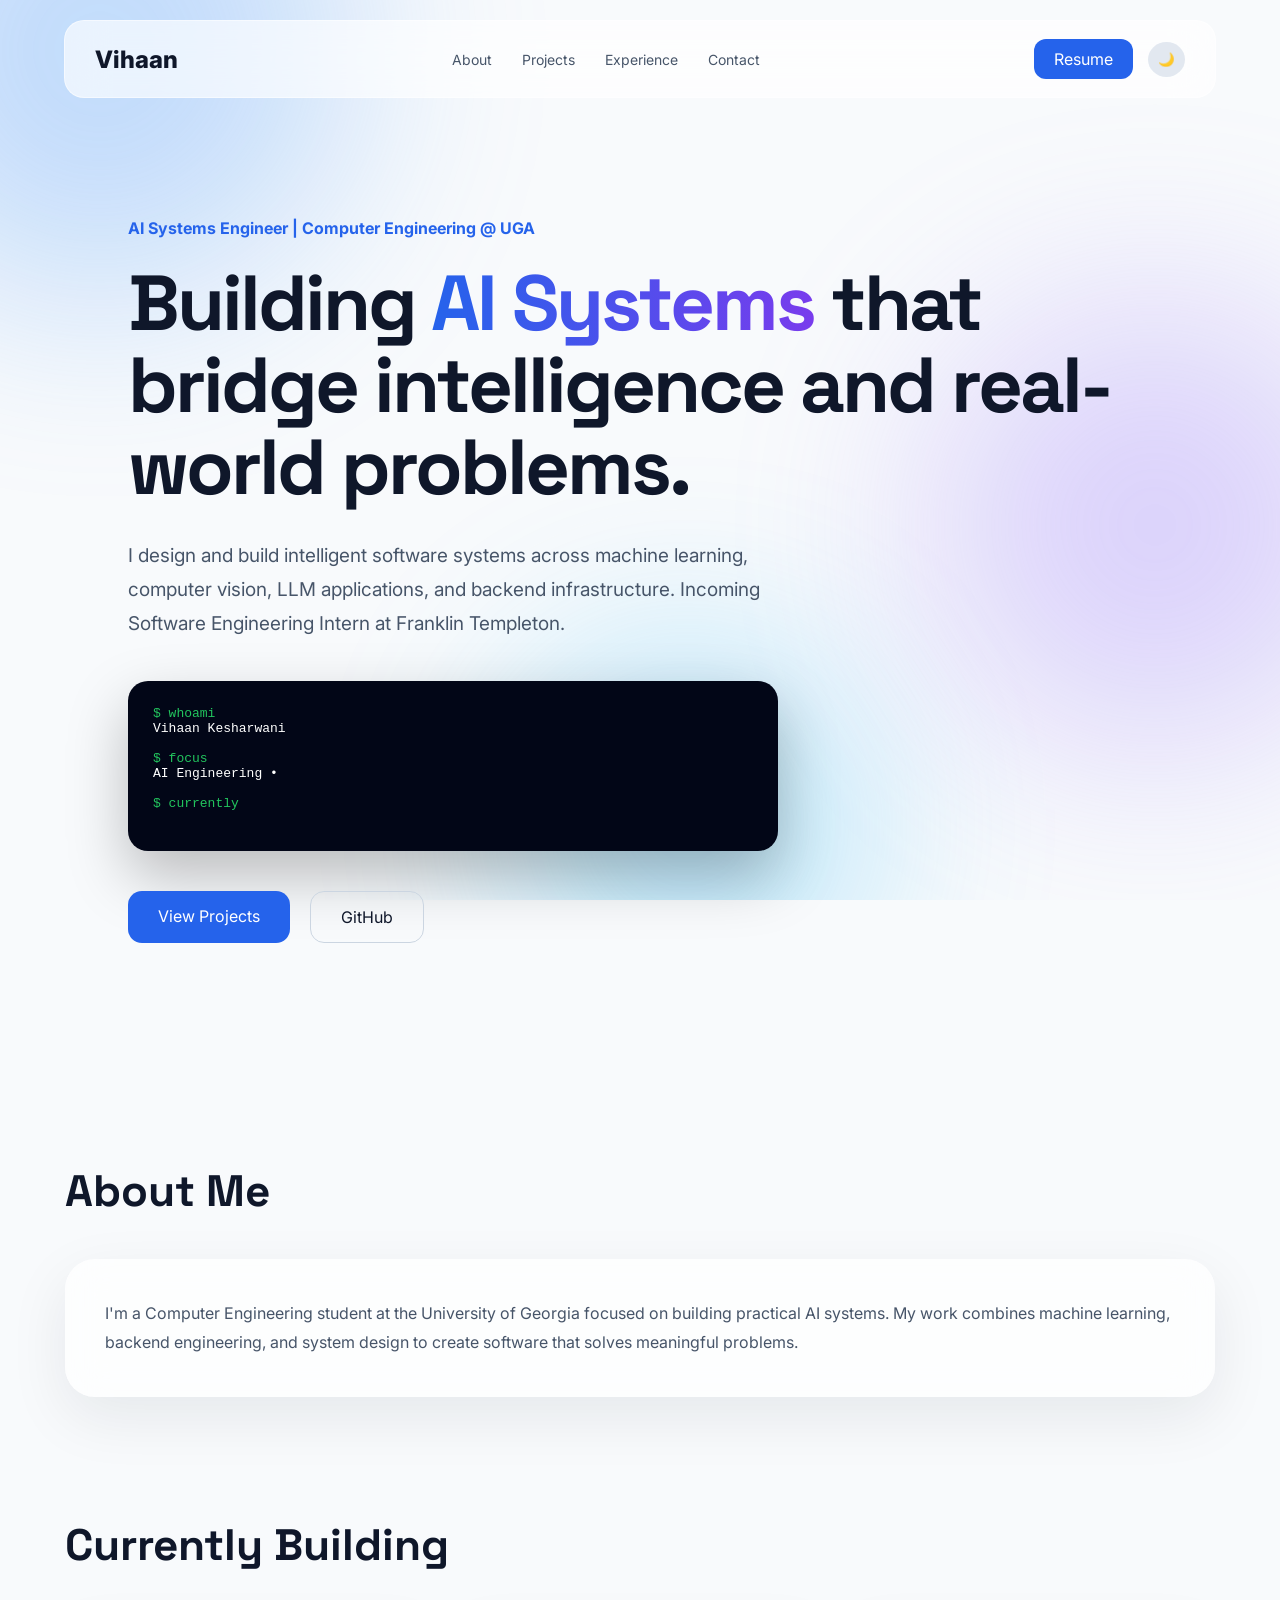
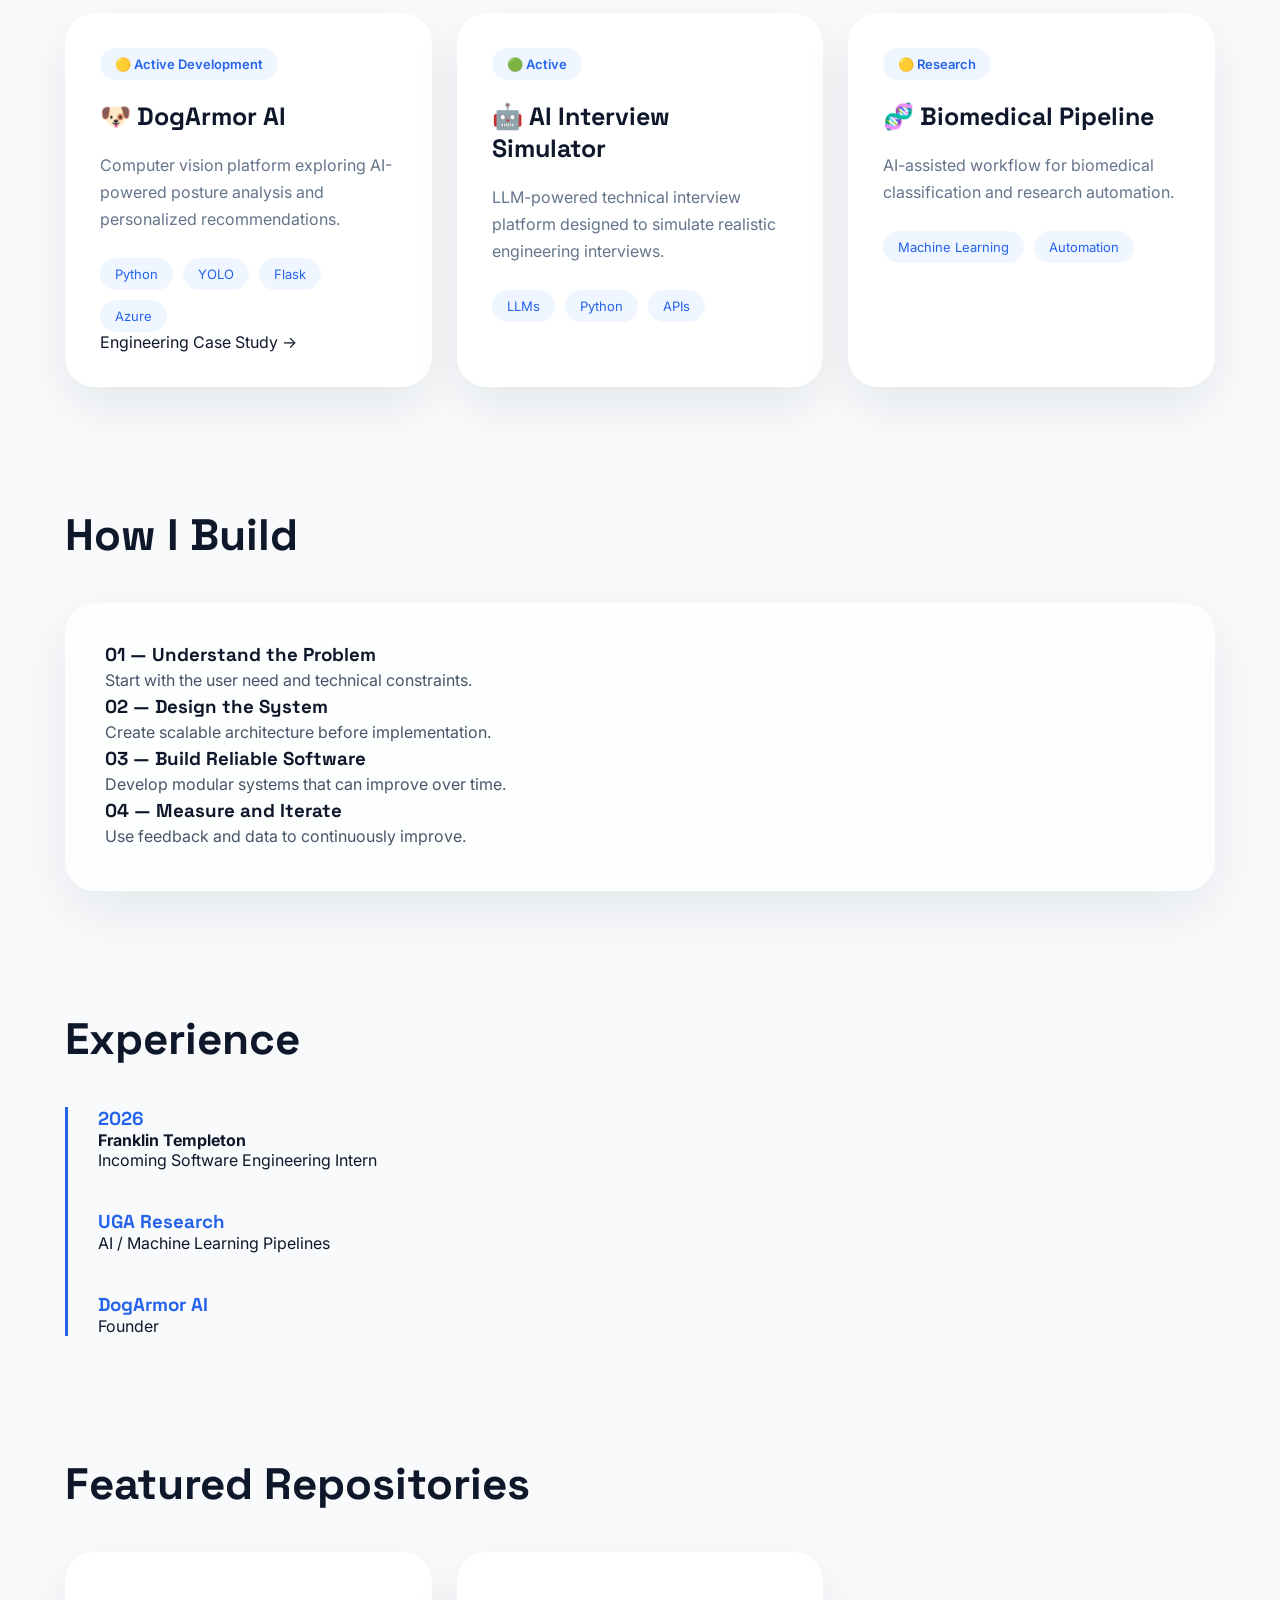
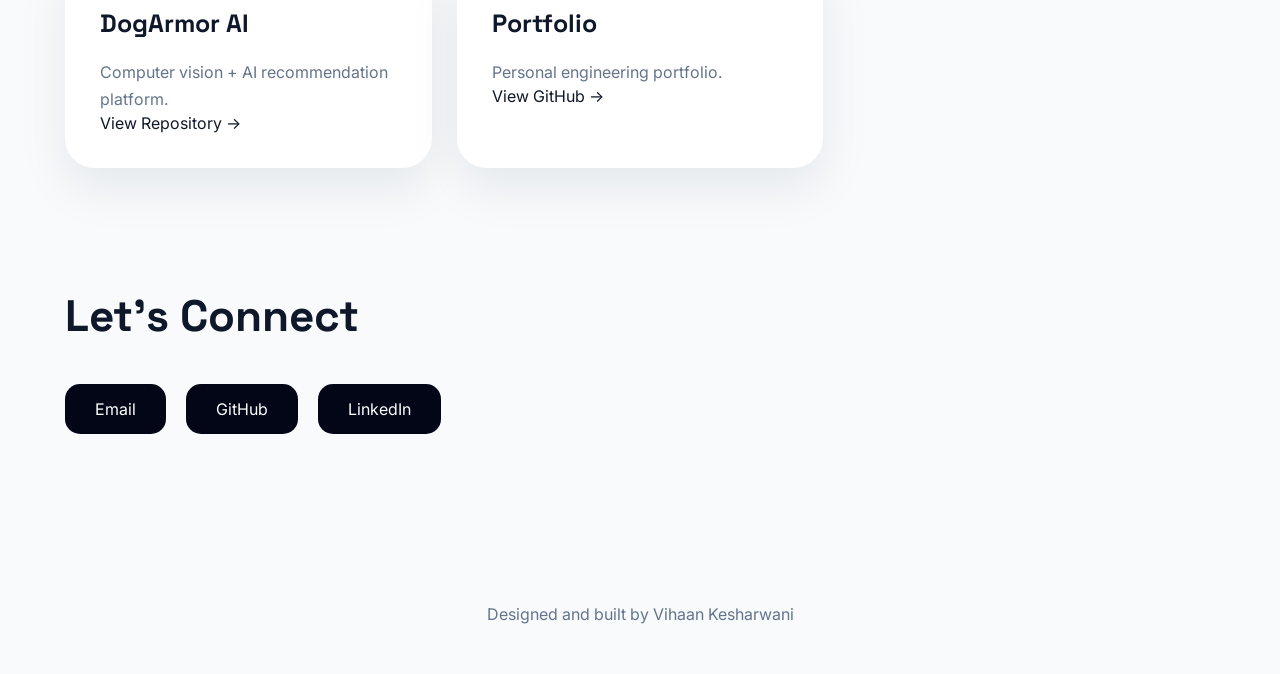
<file: portfolio/index.html>
<!DOCTYPE html>
<html lang="en">

<head>

<meta charset="UTF-8">
<meta name="viewport" content="width=device-width, initial-scale=1.0">

<title>Vihaan Kesharwani | AI Systems Engineer</title>

<meta name="description" content="Vihaan Kesharwani builds AI systems, computer vision applications, and scalable software engineering projects.">

<meta property="og:title" content="Vihaan Kesharwani | AI Systems Engineer">
<meta property="og:description" content="Building AI applications, computer vision systems, and scalable backend software.">
<meta property="og:type" content="website">

<link rel="icon" href="assets/favicon.png">


<link rel="preconnect" href="https://fonts.googleapis.com">

<link rel="preconnect" href="https://fonts.gstatic.com" crossorigin>


<link href="https://fonts.googleapis.com/css2?family=Inter:wght@300;400;500;600;700;800&family=Space+Grotesk:wght@500;700&display=swap" rel="stylesheet">


<link rel="stylesheet" href="style.css">


</head>


<body>


<div class="background">

<div class="blob blob1"></div>

<div class="blob blob2"></div>

<div class="blob blob3"></div>

</div>




<header>

<nav class="navbar">

<div class="logo">

Vihaan

</div>


<ul class="nav-links">

<li>
<a href="#about">
About
</a>
</li>


<li>
<a href="#projects">
Projects
</a>
</li>


<li>
<a href="#experience">
Experience
</a>
</li>


<li>
<a href="#contact">
Contact
</a>
</li>


</ul>



<div class="nav-buttons">


<a class="resume-btn"
href="VihaanKesharwani_2026.03.pdf">

Resume

</a>


<button id="theme-toggle">

🌙

</button>


</div>


</nav>


</header>






<section class="hero">


<div class="hero-content">


<p class="hero-small">

AI Systems Engineer | Computer Engineering @ UGA

</p>



<h1>

Building

<span class="gradient">

AI Systems

</span>

that bridge intelligence
and real-world problems.

</h1>



<p class="hero-description">

I design and build intelligent software systems
across machine learning, computer vision,
LLM applications, and backend infrastructure.

Incoming Software Engineering Intern
at Franklin Templeton.

</p>





<div class="terminal">


<p>
$ whoami
</p>

<p class="terminal-output">

Vihaan Kesharwani

</p>


<p>
$ focus
</p>

<p class="terminal-output">

AI Engineering • Backend Systems • Computer Vision

</p>


<p>
$ currently
</p>

<p class="terminal-output">

Building DogArmor AI + Exploring LLM Applications

</p>


</div>





<div class="hero-buttons">


<a href="#projects"
class="primary-btn">

View Projects

</a>



<a href="https://github.com/vihaank1"
class="secondary-btn">

GitHub

</a>


</div>


</div>


</section>







<section id="about"
class="section">


<h2>

About Me

</h2>



<div class="glass-card">


<p>

I'm a Computer Engineering student at the University
of Georgia focused on building practical AI systems.

My work combines machine learning,
backend engineering, and system design
to create software that solves meaningful problems.

</p>


</div>


</section>







<section id="projects"
class="section">


<h2>

Currently Building

</h2>



<div class="projects-grid">



<div class="project-card">


<div class="status">

🟡 Active Development

</div>


<h3>

🐶 DogArmor AI

</h3>


<p>

Computer vision platform exploring
AI-powered posture analysis and
personalized recommendations.

</p>


<div class="tags">

<span>
Python
</span>

<span>
YOLO
</span>

<span>
Flask
</span>

<span>
Azure
</span>

</div>


<a href="dogarmor.html">

Engineering Case Study →

</a>


</div>






<div class="project-card">


<div class="status">

🟢 Active

</div>


<h3>

🤖 AI Interview Simulator

</h3>


<p>

LLM-powered technical interview platform
designed to simulate realistic engineering interviews.

</p>


<div class="tags">

<span>
LLMs
</span>

<span>
Python
</span>

<span>
APIs
</span>


</div>



</div>







<div class="project-card">


<div class="status">

🟡 Research

</div>


<h3>

🧬 Biomedical Pipeline

</h3>


<p>

AI-assisted workflow for biomedical
classification and research automation.

</p>


<div class="tags">

<span>
Machine Learning
</span>


<span>
Automation
</span>


</div>


</div>


</div>


</section>









<section class="section">


<h2>

How I Build

</h2>


<div class="glass-card">


<h3>

01 — Understand the Problem

</h3>

<p>

Start with the user need and technical constraints.

</p>



<h3>

02 — Design the System

</h3>

<p>

Create scalable architecture before implementation.

</p>




<h3>

03 — Build Reliable Software

</h3>

<p>

Develop modular systems that can improve over time.

</p>



<h3>

04 — Measure and Iterate

</h3>

<p>

Use feedback and data to continuously improve.

</p>



</div>


</section>









<section id="experience"
class="section">


<h2>

Experience

</h2>


<div class="timeline">


<div class="timeline-item">

<h3>

2026

</h3>

<h4>

Franklin Templeton

</h4>


<p>

Incoming Software Engineering Intern

</p>


</div>



<div class="timeline-item">


<h3>

UGA Research

</h3>


<p>

AI / Machine Learning Pipelines

</p>


</div>




<div class="timeline-item">


<h3>

DogArmor AI

</h3>


<p>

Founder

</p>


</div>



</div>


</section>








<section class="section">


<h2>

Featured Repositories

</h2>


<div class="projects-grid">


<div class="project-card">


<h3>

DogArmor AI

</h3>


<p>

Computer vision + AI recommendation platform.

</p>


<a href="https://github.com/DogArmor-Devs/dog-armor">

View Repository →

</a>


</div>




<div class="project-card">


<h3>

Portfolio

</h3>


<p>

Personal engineering portfolio.

</p>


<a href="https://github.com/vihaank1">

View GitHub →

</a>


</div>



</div>


</section>








<section id="contact"
class="section">


<h2>

Let's Connect

</h2>



<div class="contact-buttons">


<a href="mailto:kesharwani.vihaan@gmail.com">

Email

</a>


<a href="https://github.com/vihaank1">

GitHub

</a>


<a href="https://linkedin.com">

LinkedIn

</a>



</div>


</section>






<footer>


<p>

Designed and built by Vihaan Kesharwani

</p>


</footer>




<script src="script.js"></script>


</body>


</html>
</file>
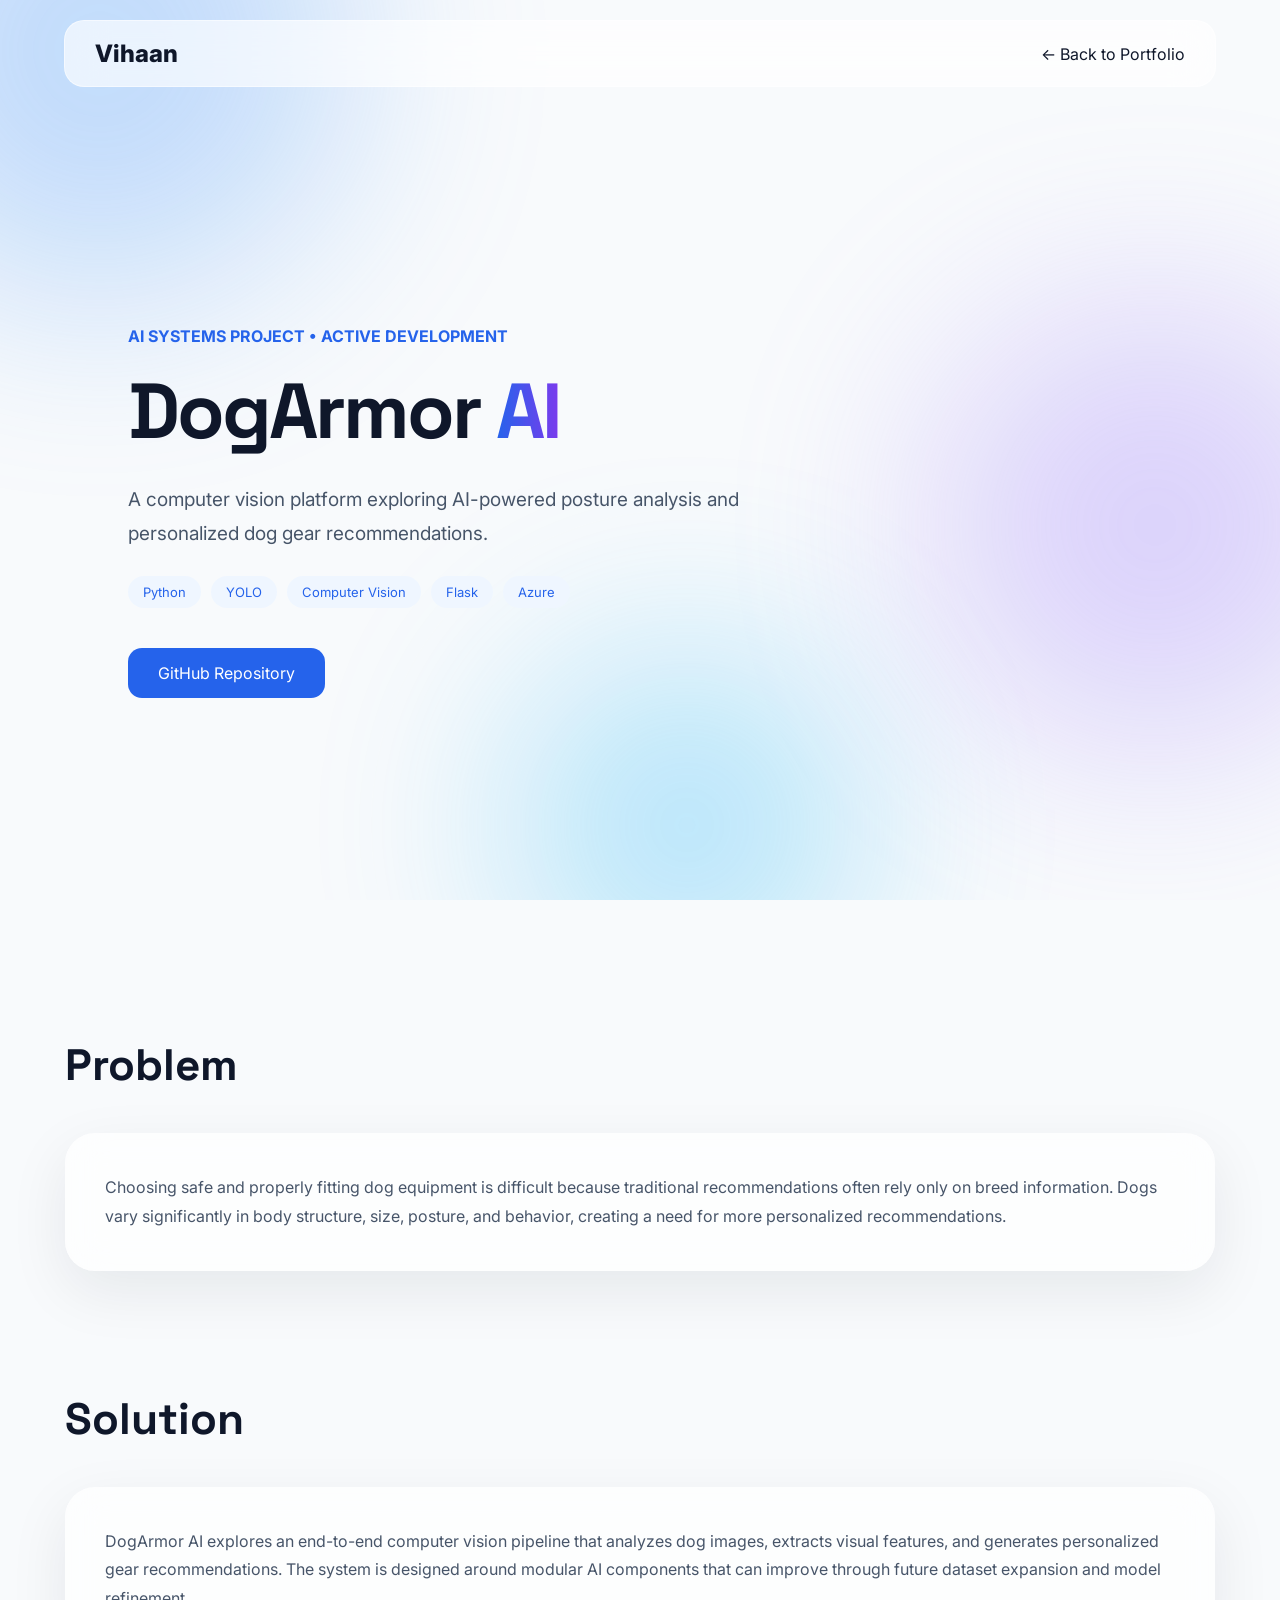
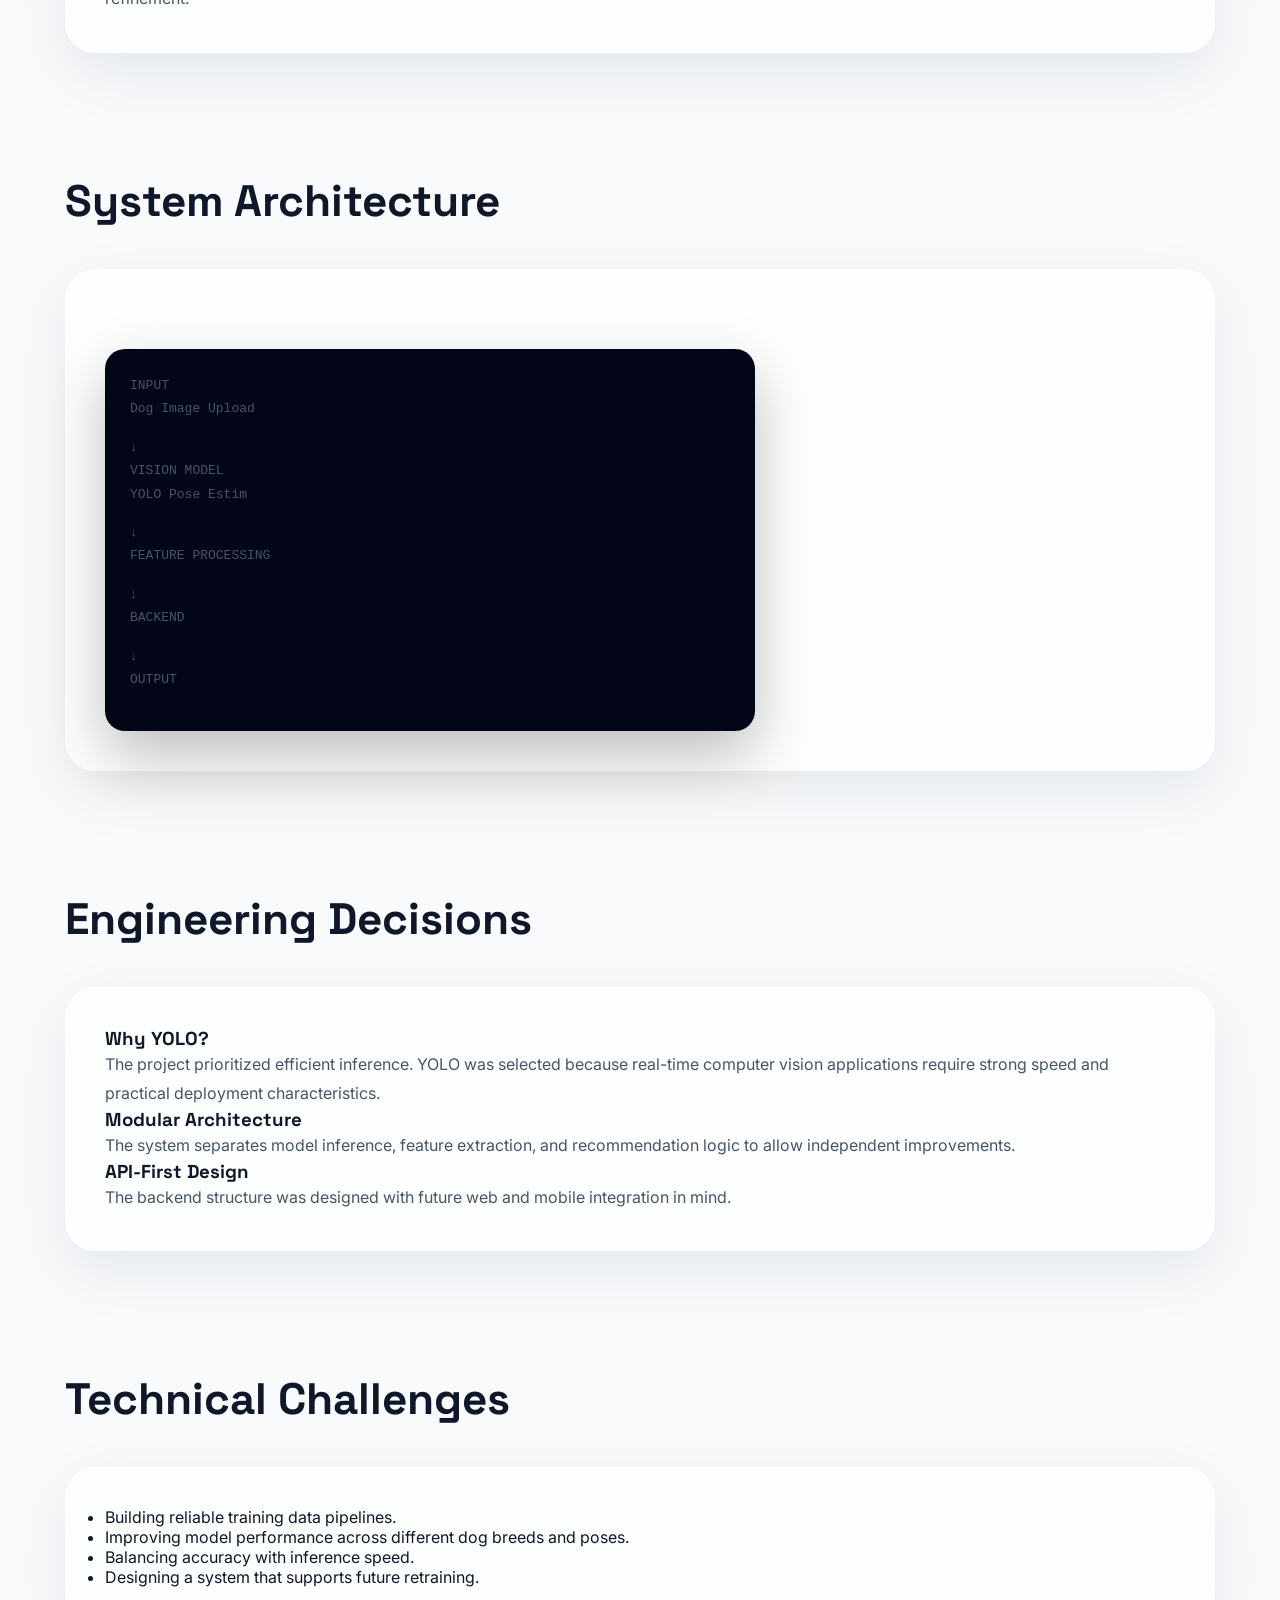
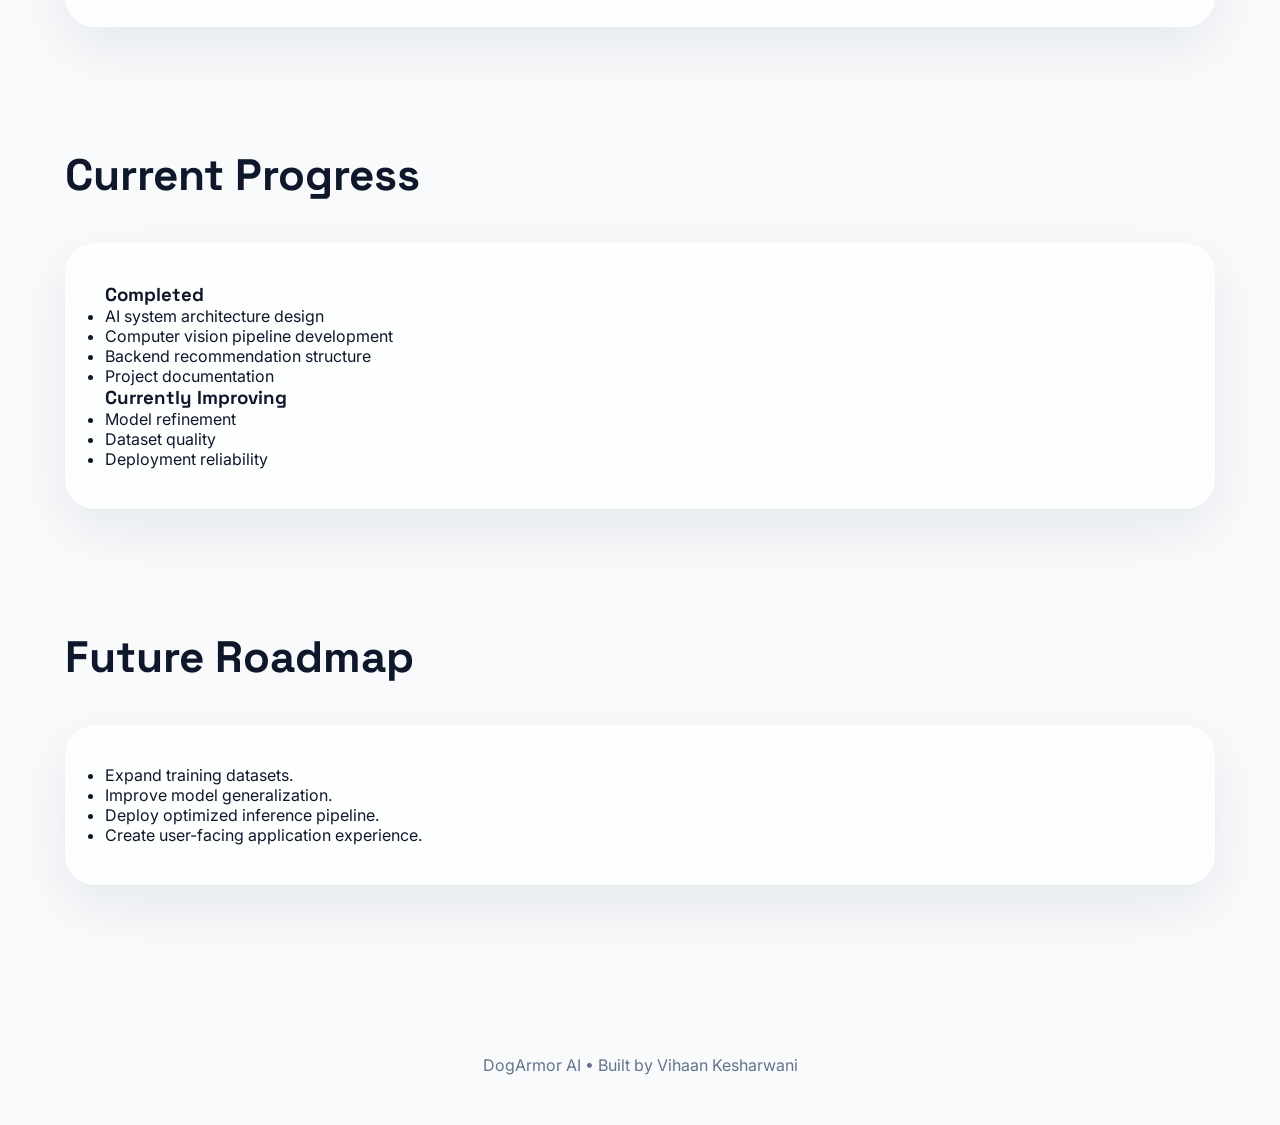
<file: portfolio/dogarmor.html>
<!DOCTYPE html>
<html lang="en">

<head>

<meta charset="UTF-8">

<meta name="viewport" content="width=device-width, initial-scale=1.0">


<title>DogArmor AI | Case Study</title>


<link rel="stylesheet" href="style.css">


<link href="https://fonts.googleapis.com/css2?family=Inter:wght@400;500;700;800&family=Space+Grotesk:wght@600;700&display=swap" rel="stylesheet">


</head>


<body>


<div class="background">

<div class="blob blob1"></div>

<div class="blob blob2"></div>

<div class="blob blob3"></div>

</div>





<header>

<nav class="navbar">


<div class="logo">

Vihaan

</div>


<a href="index.html">

← Back to Portfolio

</a>


</nav>


</header>







<section class="hero">


<div class="hero-content">


<p class="hero-small">

AI SYSTEMS PROJECT • ACTIVE DEVELOPMENT

</p>



<h1>

DogArmor

<span class="gradient">

AI

</span>

</h1>



<p class="hero-description">

A computer vision platform exploring AI-powered
posture analysis and personalized dog gear
recommendations.

</p>




<div class="tags">

<span>
Python
</span>


<span>
YOLO
</span>


<span>
Computer Vision
</span>


<span>
Flask
</span>


<span>
Azure
</span>


</div>



<div class="hero-buttons">


<a class="primary-btn"
href="https://github.com/DogArmor-Devs/dog-armor">

GitHub Repository

</a>


</div>


</div>


</section>








<section class="section">


<h2>

Problem

</h2>


<div class="glass-card">


<p>

Choosing safe and properly fitting dog equipment
is difficult because traditional recommendations
often rely only on breed information.

Dogs vary significantly in body structure,
size, posture, and behavior, creating a need
for more personalized recommendations.

</p>


</div>


</section>









<section class="section">


<h2>

Solution

</h2>


<div class="glass-card">


<p>

DogArmor AI explores an end-to-end computer
vision pipeline that analyzes dog images,
extracts visual features, and generates
personalized gear recommendations.

The system is designed around modular AI
components that can improve through future
dataset expansion and model refinement.

</p>


</div>


</section>









<section class="section">


<h2>

System Architecture

</h2>


<div class="glass-card">


<div class="terminal">


<p>

INPUT

</p>


<p class="terminal-output">

Dog Image Upload

</p>



<p>

↓

</p>


<p>

VISION MODEL

</p>


<p class="terminal-output">

YOLO Pose Estimation

</p>



<p>

↓

</p>


<p>

FEATURE PROCESSING

</p>


<p class="terminal-output">

Body Measurements + Posture Features

</p>



<p>

↓

</p>


<p>

BACKEND

</p>


<p class="terminal-output">

Flask Recommendation API

</p>



<p>

↓

</p>


<p>

OUTPUT

</p>


<p class="terminal-output">

Personalized Gear Suggestions

</p>



</div>


</div>


</section>









<section class="section">


<h2>

Engineering Decisions

</h2>



<div class="glass-card">


<h3>

Why YOLO?

</h3>


<p>

The project prioritized efficient inference.
YOLO was selected because real-time computer
vision applications require strong speed and
practical deployment characteristics.

</p>




<h3>

Modular Architecture

</h3>


<p>

The system separates model inference,
feature extraction, and recommendation logic
to allow independent improvements.

</p>





<h3>

API-First Design

</h3>


<p>

The backend structure was designed with future
web and mobile integration in mind.

</p>



</div>


</section>









<section class="section">


<h2>

Technical Challenges

</h2>



<div class="glass-card">


<ul>


<li>

Building reliable training data pipelines.

</li>


<li>

Improving model performance across different
dog breeds and poses.

</li>


<li>

Balancing accuracy with inference speed.

</li>


<li>

Designing a system that supports future retraining.

</li>



</ul>


</div>


</section>









<section class="section">


<h2>

Current Progress

</h2>


<div class="glass-card">


<h3>

Completed

</h3>


<ul>

<li>
AI system architecture design
</li>


<li>
Computer vision pipeline development
</li>


<li>
Backend recommendation structure
</li>


<li>
Project documentation
</li>

</ul>





<h3>

Currently Improving

</h3>


<ul>

<li>
Model refinement
</li>


<li>
Dataset quality
</li>


<li>
Deployment reliability
</li>

</ul>


</div>


</section>









<section class="section">


<h2>

Future Roadmap

</h2>


<div class="glass-card">


<ul>


<li>

Expand training datasets.

</li>


<li>

Improve model generalization.

</li>


<li>

Deploy optimized inference pipeline.

</li>


<li>

Create user-facing application experience.

</li>



</ul>


</div>


</section>







<footer>


<p>

DogArmor AI • Built by Vihaan Kesharwani

</p>


</footer>



<script src="script.js"></script>


</body>

</html>
</file>
<file: portfolio/style.css>
/* =====================
   HERE
===================== */

* {
    margin:0;
    padding:0;
    box-sizing:border-box;
}

html {
    scroll-behavior:smooth;
}

body {

    font-family:"Inter", sans-serif;

    background:#f8fafc;

    color:#0f172a;

    transition:.3s ease;

    overflow-x:hidden;

}


h1,h2,h3 {

    font-family:"Space Grotesk",sans-serif;

}


a {

    text-decoration:none;

    color:inherit;

}



/* =====================
   BACKGROUND
===================== */


.background {

    position:fixed;

    inset:0;

    z-index:-1;

    overflow:hidden;

}



.blob {

    position:absolute;

    border-radius:50%;

    filter:blur(100px);

    opacity:.35;

    animation:float 12s infinite alternate;

}



.blob1 {

    width:500px;

    height:500px;

    background:#60a5fa;

    top:-200px;

    left:-150px;

}


.blob2 {

    width:450px;

    height:450px;

    background:#a78bfa;

    right:-100px;

    top:300px;

}


.blob3 {

    width:350px;

    height:350px;

    background:#38bdf8;

    bottom:-100px;

    left:40%;

}



@keyframes float {

    from {

        transform:translateY(0);

    }

    to {

        transform:translateY(50px);

    }

}




/* =====================
 NAVBAR
===================== */


.navbar {

    position:sticky;

    top:20px;

    width:90%;

    max-width:1200px;

    margin:20px auto;

    padding:18px 30px;

    display:flex;

    justify-content:space-between;

    align-items:center;

    background:

    rgba(255,255,255,.65);

    backdrop-filter:blur(20px);

    border-radius:20px;

    border:1px solid rgba(255,255,255,.5);

    z-index:100;

}



.logo {

    font-weight:800;

    font-size:24px;

}



.nav-links {

    list-style:none;

    display:flex;

    gap:30px;

}



.nav-links a {

    color:#475569;

    font-size:14px;

}



.nav-links a:hover {

    color:#2563eb;

}



.nav-buttons {

    display:flex;

    gap:15px;

    align-items:center;

}



.resume-btn {

    background:#2563eb;

    color:white;

    padding:10px 20px;

    border-radius:12px;

}



#theme-toggle {

    border:none;

    background:#e2e8f0;

    cursor:pointer;

    padding:10px;

    border-radius:50%;

}





/* =====================
 HERO
===================== */


.hero {

    min-height:90vh;

    display:flex;

    align-items:center;

    padding:100px 10%;

}



.hero-content {

    max-width:1000px;

}



.hero-small {

    color:#2563eb;

    font-weight:700;

    margin-bottom:25px;

}



.hero h1 {

    font-size:78px;

    line-height:1.05;

    letter-spacing:-3px;

}



.gradient {

    background:

    linear-gradient(
    90deg,
    #2563eb,
    #7c3aed
    );

    -webkit-background-clip:text;

    color:transparent;

}



.hero-description {

    margin-top:30px;

    max-width:700px;

    font-size:19px;

    line-height:1.8;

    color:#475569;

}



/* =====================
 TERMINAL
===================== */


.terminal {

    margin-top:40px;

    max-width:650px;

    background:#020617;

    color:#22c55e;

    padding:25px;

    border-radius:20px;

    font-family:monospace;

    box-shadow:

    0 25px 60px rgba(0,0,0,.25);

}



.terminal-output {

    color:white;

    margin-bottom:15px;

}





.hero-buttons {

    display:flex;

    gap:20px;

    margin-top:40px;

}



.primary-btn {

    background:#2563eb;

    color:white;

    padding:15px 30px;

    border-radius:14px;

}



.secondary-btn {

    border:1px solid #cbd5e1;

    padding:15px 30px;

    border-radius:14px;

}



.primary-btn:hover,
.secondary-btn:hover {

    transform:translateY(-5px);

}



/* =====================
 SECTIONS
===================== */


.section {

    width:90%;

    max-width:1150px;

    margin:120px auto;

}



.section h2 {

    font-size:44px;

    margin-bottom:40px;

}




/* =====================
 CARDS
===================== */


.glass-card {

    background:

    rgba(255,255,255,.7);

    backdrop-filter:blur(20px);

    padding:40px;

    border-radius:30px;

    box-shadow:

    0 20px 60px rgba(15,23,42,.08);

}



.glass-card p {

    line-height:1.8;

    color:#475569;

}



.projects-grid {

    display:grid;

    grid-template-columns:repeat(3,1fr);

    gap:25px;

}



.project-card {

    background:white;

    padding:35px;

    border-radius:30px;

    box-shadow:

    0 20px 50px rgba(15,23,42,.08);

    transition:.3s;

}



.project-card:hover {

    transform:translateY(-10px);

}



.project-card h3 {

    font-size:25px;

    margin:20px 0;

}



.project-card p {

    color:#64748b;

    line-height:1.7;

}



.status {

    display:inline-block;

    padding:8px 15px;

    border-radius:999px;

    background:#eff6ff;

    color:#2563eb;

    font-size:13px;

    font-weight:600;

}




.tags {

    display:flex;

    flex-wrap:wrap;

    gap:10px;

    margin-top:25px;

}



.tags span {

    background:#eff6ff;

    color:#2563eb;

    padding:8px 15px;

    border-radius:999px;

    font-size:13px;

}





/* =====================
 TIMELINE
===================== */


.timeline {

    border-left:3px solid #2563eb;

    padding-left:30px;

}



.timeline-item {

    margin-bottom:40px;

}



.timeline-item h3 {

    color:#2563eb;

}





/* =====================
 CONTACT
===================== */


.contact-buttons {

    display:flex;

    gap:20px;

}



.contact-buttons a {

    background:#020617;

    color:white;

    padding:15px 30px;

    border-radius:15px;

}





footer {

    text-align:center;

    padding:50px;

    color:#64748b;

}




/* =====================
 DARK MODE
===================== */


body.dark {

    background:#020617;

    color:white;

}



body.dark .navbar,
body.dark .glass-card,
body.dark .project-card {

    background:

    rgba(15,23,42,.8);

}



body.dark p {

    color:#cbd5e1;

}



body.dark .secondary-btn {

    color:white;

}



/* =====================
 MOBILE
===================== */


@media(max-width:900px){


.nav-links {

    display:none;

}


.hero h1 {

    font-size:48px;

}



.projects-grid {

    grid-template-columns:1fr;

}



.section h2 {

    font-size:34px;

}



.terminal {

    font-size:13px;

}



}
</file>
